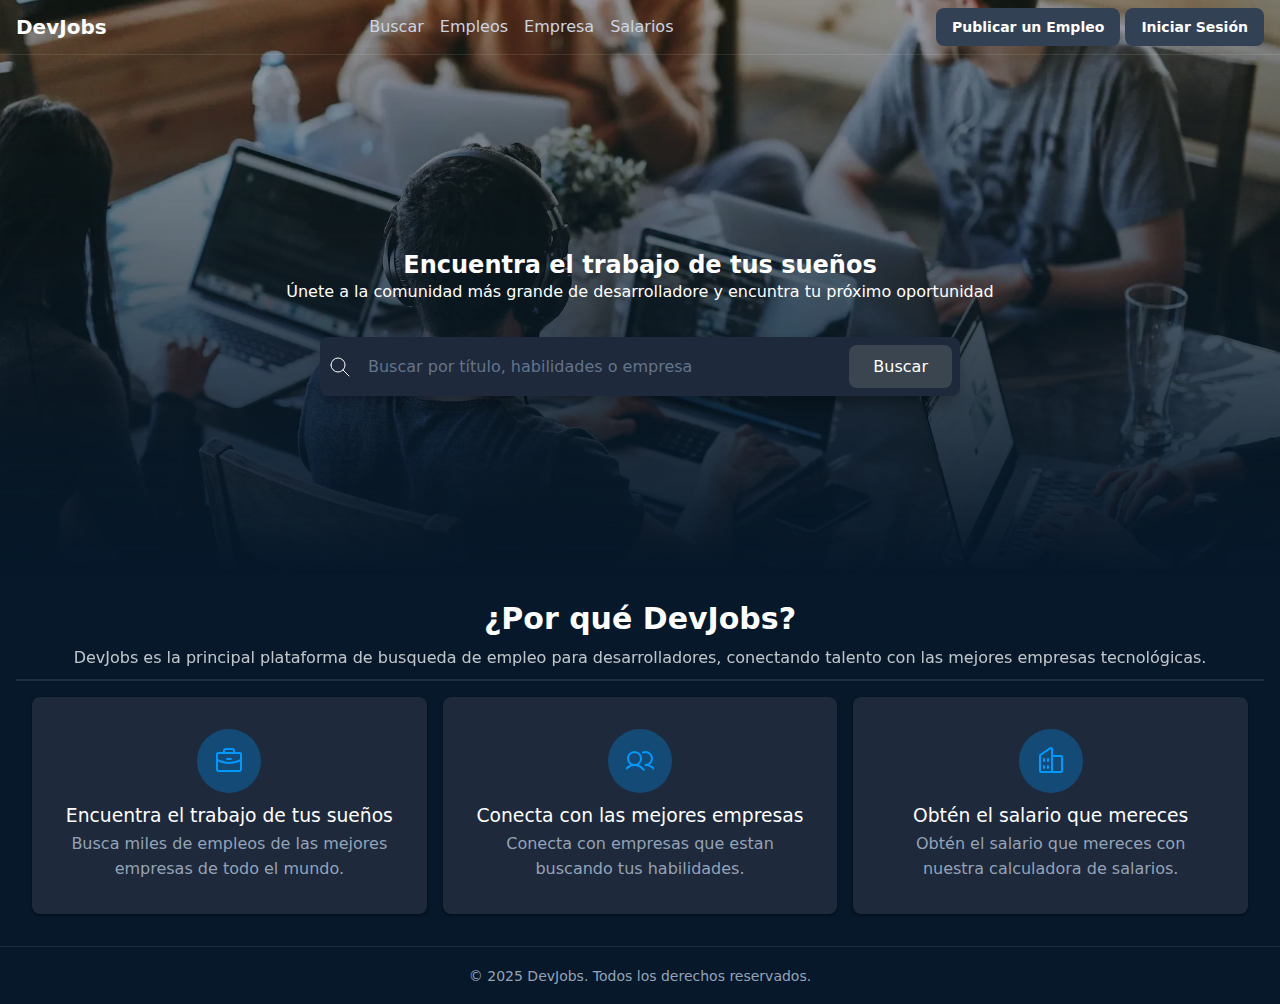
<file: index.html>
<!DOCTYPE html>
<html lang="es">

<head>
    <meta charset="UTF-8">
    <meta name="viewport" content="width=device-width, initial-scale=1.0">
    <title>DevJobs -Inicio</title>
    <meta name="description" content="Encuentra las mejores ofertas de trabajo para desarrolladores en DevJobs." />
    <link rel="stylesheet" href="styles.css" />
</head>

<body>
    <header>
        <h2>DevJobs</h2>
        <nav>
            <a href="">Buscar</a>
            <a href="">Empleos</a>
            <a href="">Empresa</a>
            <a href="">Salarios</a>
        </nav>
        <div class="actions">
            <a href="">Publicar un Empleo</a>
            <a href="">Iniciar Sesión</a>
    </header>
    <main>
        <section>
            <img src="/img/background.webp" width="200" />
            <h1>Encuentra el trabajo de tus sueños</h1>
            <p>
                Únete a la comunidad más grande de desarrolladore
                y encuntra tu próximo oportunidad
            </p>

            <form role="search">
                <div>
                    <svg xmlns="http://www.w3.org/2000/svg" width="24" height="24" viewBox="0 0 24 24" fill="none"
                        stroke="currentColor" stroke-width="1" stroke-linecap="round" stroke-linejoin="round"
                        class="icon icon-tabler icons-tabler-outline icon-tabler-search">
                        <path stroke="none" d="M0 0h24v24H0z" fill="none" />
                        <path d="M10 10m-7 0a7 7 0 1 0 14 0a7 7 0 1 0 -14 0" />
                        <path d="M21 21l-6 -6" />
                    </svg>
                    <input type="text" placeholder="Buscar por título, habilidades o empresa" />
                    <button type="submit" >Buscar</button>
                </div>
            </form>
        </section>
        <section>
            <header>
                <h2>¿Por qué DevJobs?</h2>
                <p>DevJobs es la principal plataforma de busqueda de empleo
                    para desarrolladores, conectando talento con las mejores empresas tecnológicas.
                </p>
            </header>
            <footer>
                <article>
                    <svg fill="currentColor" height="32" viewBox="0 0 256 256" width="32"
                        xmlns="http://www.w3.org/2000/svg" aria-hidden="true">
                        <path
                            d="M216,56H176V48a24,24,0,0,0-24-24H104A24,24,0,0,0,80,48v8H40A16,16,0,0,0,24,72V200a16,16,0,0,0,16,16H216a16,16,0,0,0,16-16V72A16,16,0,0,0,216,56ZM96,48a8,8,0,0,1,8-8h48a8,8,0,0,1,8,8v8H96ZM216,72v41.61A184,184,0,0,1,128,136a184.07,184.07,0,0,1-88-22.38V72Zm0,128H40V131.64A200.19,200.19,0,0,0,128,152a200.25,200.25,0,0,0,88-20.37V200ZM104,112a8,8,0,0,1,8-8h32a8,8,0,0,1,0,16H112A8,8,0,0,1,104,112Z">
                        </path>
                    </svg>
                    <h3>Encuentra el trabajo de tus sueños</h3>
                    <p>Busca miles de empleos de las mejores empresas de todo el mundo.</p>
                </article>
                <article>
                    <svg fill="currentColor" height="32" viewBox="0 0 256 256" width="32"
                        xmlns="http://www.w3.org/2000/svg" aria-hidden="true">
                        <path
                            d="M117.25,157.92a60,60,0,1,0-66.5,0A95.83,95.83,0,0,0,3.53,195.63a8,8,0,1,0,13.4,8.74,80,80,0,0,1,134.14,0,8,8,0,0,0,13.4-8.74A95.83,95.83,0,0,0,117.25,157.92ZM40,108a44,44,0,1,1,44,44A44.05,44.05,0,0,1,40,108Zm210.14,98.7a8,8,0,0,1-11.07-2.33A79.83,79.83,0,0,0,172,168a8,8,0,0,1,0-16,44,44,0,1,0-16.34-84.87,8,8,0,1,1-5.94-14.85,60,60,0,0,1,55.53,105.64,95.83,95.83,0,0,1,47.22,37.71A8,8,0,0,1,250.14,206.7Z">
                        </path>
                    </svg>
                    <h3>Conecta con las mejores empresas</h3>
                    <p>Conecta con empresas que estan buscando tus habilidades.</p>
                </article>
                <article>
                    <svg fill="currentColor" height="32" viewBox="0 0 256 256" width="32"
                        xmlns="http://www.w3.org/2000/svg" aria-hidden="true">
                        <path
                            d="M240,208H224V96a16,16,0,0,0-16-16H144V32a16,16,0,0,0-24.88-13.32L39.12,72A16,16,0,0,0,32,85.34V208H16a8,8,0,0,0,0,16H240a8,8,0,0,0,0-16ZM208,96V208H144V96ZM48,85.34,128,32V208H48ZM112,112v16a8,8,0,0,1-16,0V112a8,8,0,1,1,16,0Zm-32,0v16a8,8,0,0,1-16,0V112a8,8,0,1,1,16,0Zm0,56v16a8,8,0,0,1-16,0V168a8,8,0,0,1,16,0Zm32,0v16a8,8,0,0,1-16,0V168a8,8,0,0,1,16,0Z">
                        </path>
                    </svg>
                    <h3>Obtén el salario que mereces</h3>
                    <p>Obtén el salario que mereces con nuestra calculadora de salarios.</p>
                </article>
            </footer>
        </section>
    </main>

    <footer>
        <small>&copy; 2025 DevJobs. Todos los derechos reservados.</small>
    </footer>
</body>

</html>
</file>
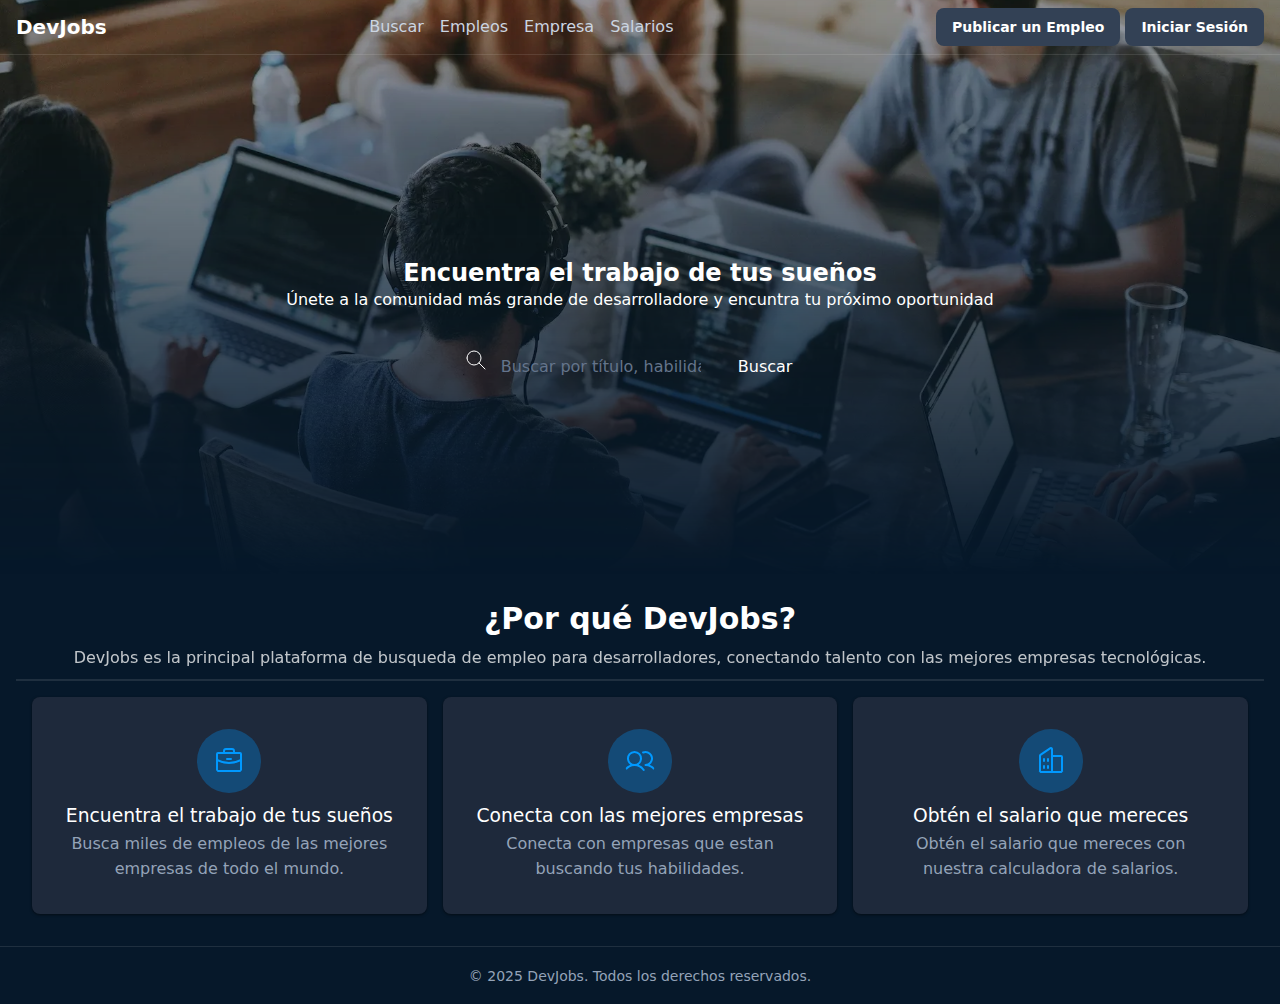
<file: html/index.html>
<!DOCTYPE html>
<html lang="es">

<head>
    <meta charset="UTF-8">
    <meta name="viewport" content="width=device-width, initial-scale=1.0">
    <title>DevJobs -Inicio</title>
    <meta name="description" content="Encuentra las mejores ofertas de trabajo para desarrolladores en DevJobs." />
    <link rel="stylesheet" href="styles.css" />
</head>

<body>
    <header>
        <h2>DevJobs</h2>
        <nav>
            <a href="">Buscar</a>
            <a href="">Empleos</a>
            <a href="">Empresa</a>
            <a href="">Salarios</a>
        </nav>
        <div class="actions">
            <a href="">Publicar un Empleo</a>
            <a href="">Iniciar Sesión</a>
    </header>
    <main>
        <section>
            <img src="background.webp" width="200" />
            <h1>Encuentra el trabajo de tus sueños</h1>
            <p>
                Únete a la comunidad más grande de desarrolladore
                y encuntra tu próximo oportunidad
            </p>

            <form role="search">
                <svg xmlns="http://www.w3.org/2000/svg" width="24" height="24" viewBox="0 0 24 24" fill="none"
                    stroke="currentColor" stroke-width="1" stroke-linecap="round" stroke-linejoin="round"
                    class="icon icon-tabler icons-tabler-outline icon-tabler-search">
                    <path stroke="none" d="M0 0h24v24H0z" fill="none" />
                    <path d="M10 10m-7 0a7 7 0 1 0 14 0a7 7 0 1 0 -14 0" />
                    <path d="M21 21l-6 -6" />
                </svg>
                <input type="text" placeholder="Buscar por título, habilidades o empresa" />
                <button type="submit">Buscar</button>
            </form>
        </section>
        <section>
            <header>
                <h2>¿Por qué DevJobs?</h2>
                <p>DevJobs es la principal plataforma de busqueda de empleo
                    para desarrolladores, conectando talento con las mejores empresas tecnológicas.
                </p>
            </header>
            <footer>
                <article>
                    <svg fill="currentColor" height="32" viewBox="0 0 256 256" width="32"
                        xmlns="http://www.w3.org/2000/svg" aria-hidden="true">
                        <path
                            d="M216,56H176V48a24,24,0,0,0-24-24H104A24,24,0,0,0,80,48v8H40A16,16,0,0,0,24,72V200a16,16,0,0,0,16,16H216a16,16,0,0,0,16-16V72A16,16,0,0,0,216,56ZM96,48a8,8,0,0,1,8-8h48a8,8,0,0,1,8,8v8H96ZM216,72v41.61A184,184,0,0,1,128,136a184.07,184.07,0,0,1-88-22.38V72Zm0,128H40V131.64A200.19,200.19,0,0,0,128,152a200.25,200.25,0,0,0,88-20.37V200ZM104,112a8,8,0,0,1,8-8h32a8,8,0,0,1,0,16H112A8,8,0,0,1,104,112Z">
                        </path>
                    </svg>
                    <h3>Encuentra el trabajo de tus sueños</h3>
                    <p>Busca miles de empleos de las mejores empresas de todo el mundo.</p>
                </article>
                <article>
                    <svg fill="currentColor" height="32" viewBox="0 0 256 256" width="32"
                        xmlns="http://www.w3.org/2000/svg" aria-hidden="true">
                        <path
                            d="M117.25,157.92a60,60,0,1,0-66.5,0A95.83,95.83,0,0,0,3.53,195.63a8,8,0,1,0,13.4,8.74,80,80,0,0,1,134.14,0,8,8,0,0,0,13.4-8.74A95.83,95.83,0,0,0,117.25,157.92ZM40,108a44,44,0,1,1,44,44A44.05,44.05,0,0,1,40,108Zm210.14,98.7a8,8,0,0,1-11.07-2.33A79.83,79.83,0,0,0,172,168a8,8,0,0,1,0-16,44,44,0,1,0-16.34-84.87,8,8,0,1,1-5.94-14.85,60,60,0,0,1,55.53,105.64,95.83,95.83,0,0,1,47.22,37.71A8,8,0,0,1,250.14,206.7Z">
                        </path>
                    </svg>
                    <h3>Conecta con las mejores empresas</h3>
                    <p>Conecta con empresas que estan buscando tus habilidades.</p>
                </article>
                <article>
                    <svg fill="currentColor" height="32" viewBox="0 0 256 256" width="32"
                        xmlns="http://www.w3.org/2000/svg" aria-hidden="true">
                        <path
                            d="M240,208H224V96a16,16,0,0,0-16-16H144V32a16,16,0,0,0-24.88-13.32L39.12,72A16,16,0,0,0,32,85.34V208H16a8,8,0,0,0,0,16H240a8,8,0,0,0,0-16ZM208,96V208H144V96ZM48,85.34,128,32V208H48ZM112,112v16a8,8,0,0,1-16,0V112a8,8,0,1,1,16,0Zm-32,0v16a8,8,0,0,1-16,0V112a8,8,0,1,1,16,0Zm0,56v16a8,8,0,0,1-16,0V168a8,8,0,0,1,16,0Zm32,0v16a8,8,0,0,1-16,0V168a8,8,0,0,1,16,0Z">
                        </path>
                    </svg>
                    <h3>Obtén el salario que mereces</h3>
                    <p>Obtén el salario que mereces con nuestra calculadora de salarios.</p>
                </article>
            </footer>
        </section>
    </main>

    <footer>
        <small>&copy; 2025 DevJobs. Todos los derechos reservados.</small>
    </footer>
</body>

</html>
</file>
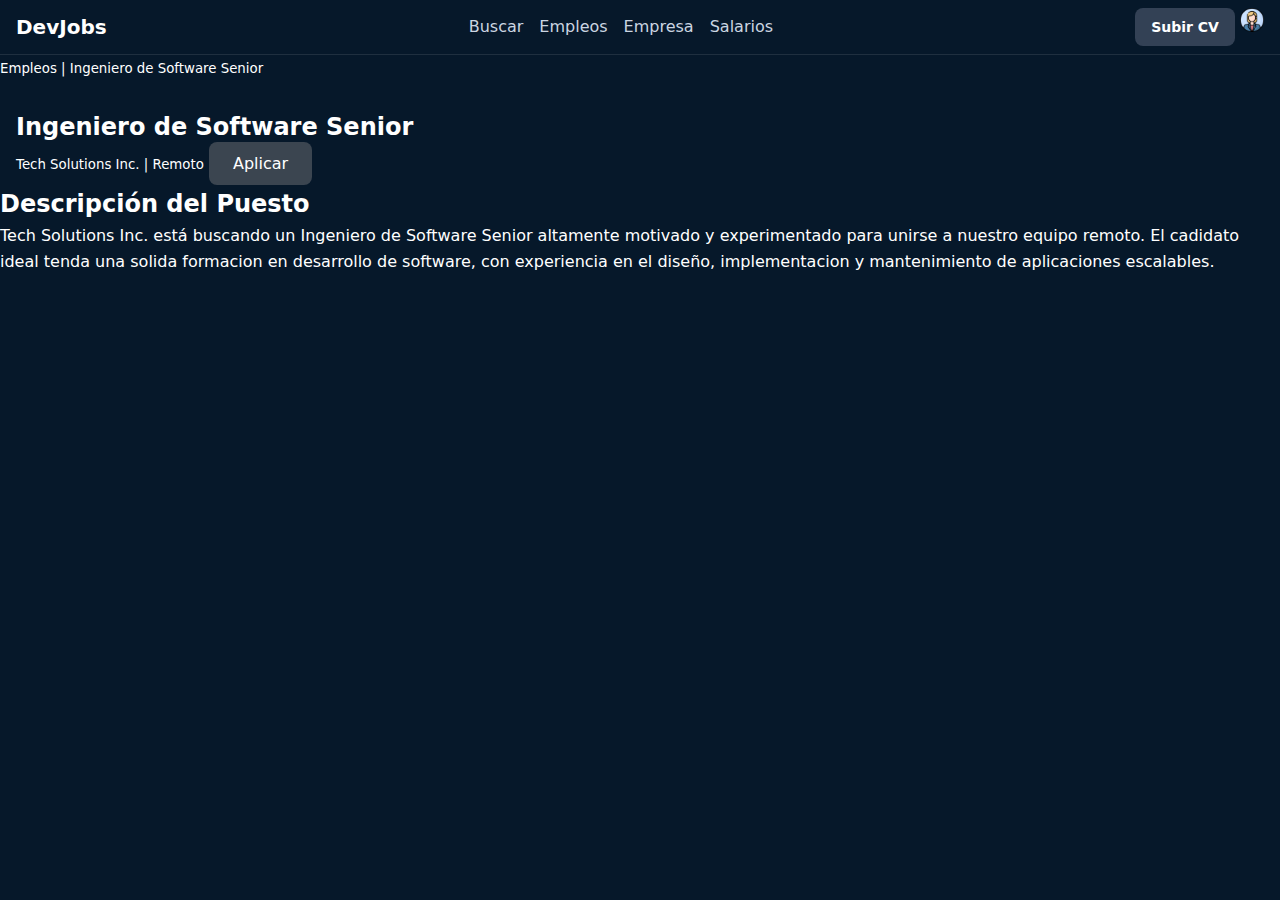
<file: empleoElegido.html>
<!DOCTYPE html>
<html lang="en">
<head>
    <meta charset="UTF-8">
    <meta name="viewport" content="width=device-width, initial-scale=1.0">
    <title>DevJobs</title>
    <link rel="stylesheet" href="styles.css" />
</head>
<body>
    <header>
        <h2>DevJobs</h2>
        <nav>
            <a href="index.html">Buscar</a>
            <a href="empleos.html">Empleos</a>
            <a href="empresa.html">Empresa</a>
            <a href="salarios.html">Salarios</a>
        </nav>
        <div class="actions">
            <a href="publicar.html">Subir CV</a>
            <img src="/img/perfil.png" alt="User Icon" width="24" height="24" />
        </div>
    </header>
    <main>
        <small>Empleos | Ingeniero de Software Senior</small>
        <section>
            <h1>Ingeniero de Software Senior</h1>
            <small>Tech Solutions Inc. | Remoto</small>
            <button>Aplicar</button>
        </section>
        <section>
            <h2>Descripción del Puesto</h2>
            <p>
                Tech Solutions Inc. está buscando un Ingeniero de Software Senior 
                altamente motivado y experimentado para unirse a nuestro equipo remoto. El
                cadidato ideal tenda una solida formacion en desarrollo de software,
                con experiencia en el diseño, implementacion y mantenimiento de aplicaciones escalables.
            </p>
    </main>
</body>
</html>
</file>
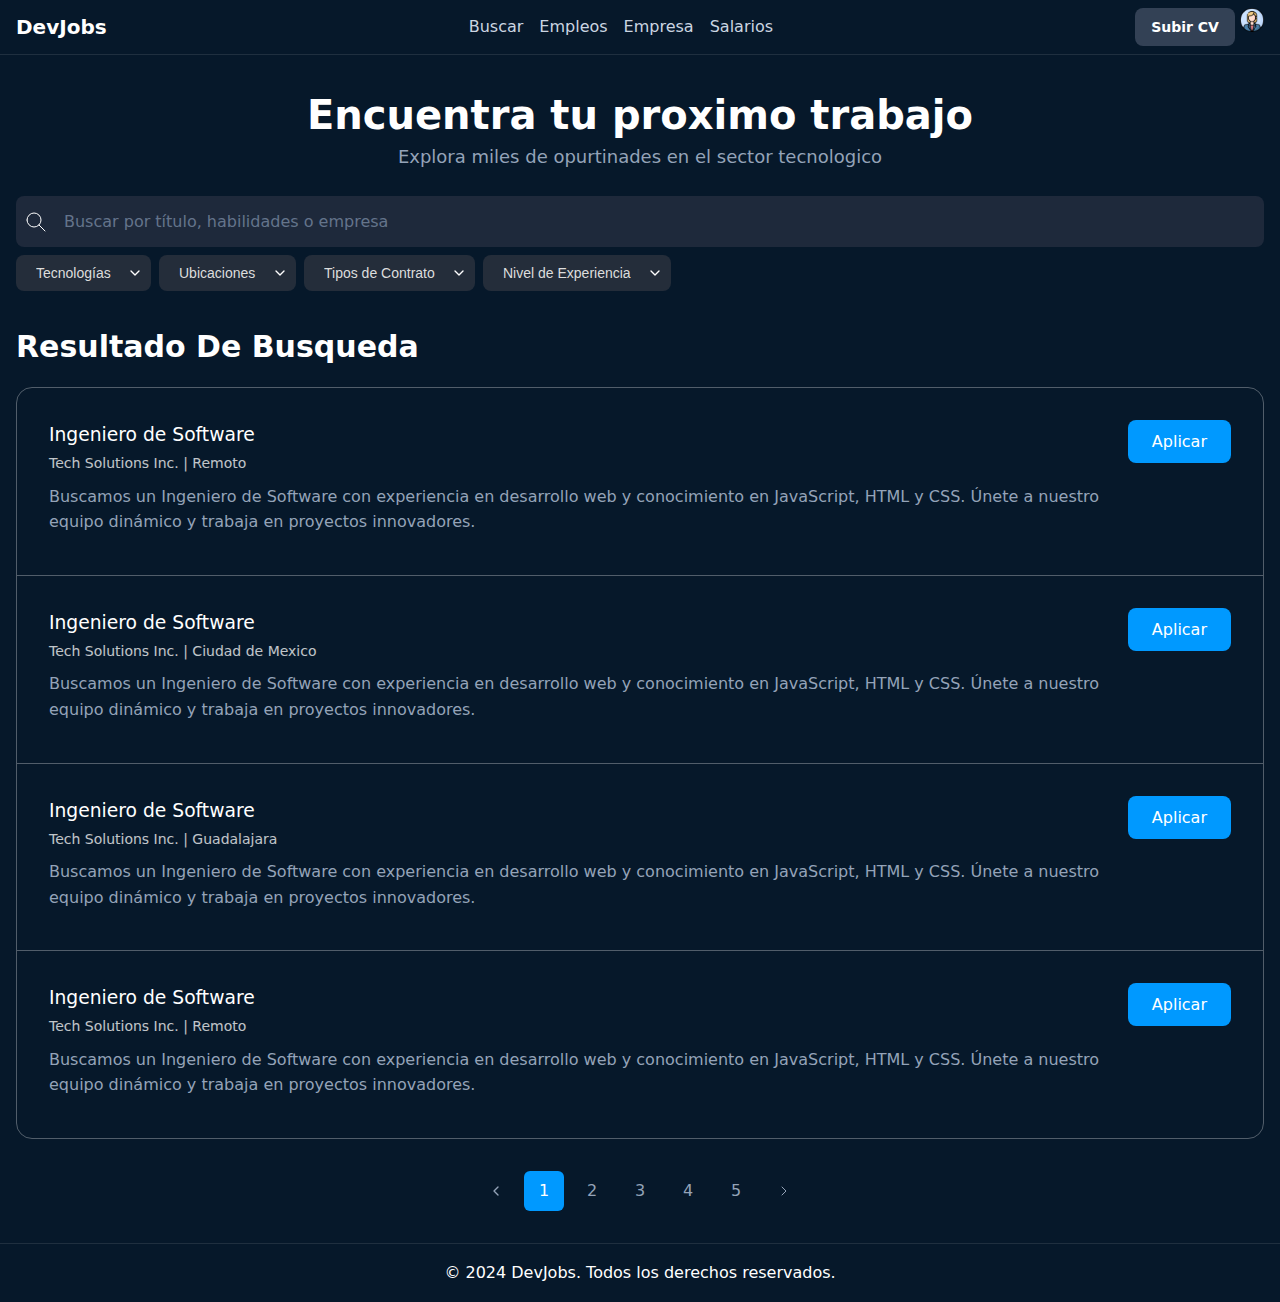
<file: empleos.html>
<!DOCTYPE html>
<html lang="en">

<head>
    <meta charset="UTF-8">
    <meta name="viewport" content="width=device-width, initial-scale=1.0">
    <link rel="stylesheet" href="styles.css" />
    <script type="module" src="script.js" defer></script><!-- type module espera a que el navegador cargue por completo la pagina y luego ejecuta el script -->
    <title>Empleos</title>
</head>

<body>
    <header>
        <h2>DevJobs</h2>
        <nav>
            <a href="index.html">Buscar</a>
            <a href="empleos.html">Empleos</a>
            <a href="empresa.html">Empresa</a>
            <a href="salarios.html">Salarios</a>
        </nav>
        <div class="actions">
            <a href="publicar.html">Subir CV</a>
            <img src="/img/perfil.png" alt="User Icon" width="24" height="24" />
        </div>
    </header>
    <main>
        <section class="jobs-search">
            <h1>Encuentra tu proximo trabajo</h1>
            <p>Explora miles de opurtinades en el sector tecnologico</p>

            <form role="search">
                <div class="search-bar">
                    <svg xmlns="http://www.w3.org/2000/svg" width="24" height="24" viewBox="0 0 24 24" fill="none"
                        stroke="currentColor" stroke-width="1" stroke-linecap="round" stroke-linejoin="round"
                        class="icon icon-tabler icons-tabler-outline icon-tabler-search">
                        <path stroke="none" d="M0 0h24v24H0z" fill="none" />
                        <path d="M10 10m-7 0a7 7 0 1 0 14 0a7 7 0 1 0 -14 0" />
                        <path d="M21 21l-6 -6" />
                    </svg>
                    <input type="text" placeholder="Buscar por título, habilidades o empresa" />
                </div>
                <div class="search-filters">
                    <select name="technology" id="technology">
                        <option value="">Tecnologías</option>
                        <option value="javascript">JavaScript</option>
                        <option value="python">Python</option>
                        <option value="java">Java</option>
                        <option value="csharp">C#</option>
                        <option value="ruby">Ruby</option>
                    </select>

                    <select name="location" id="location">
                        <option value="">Ubicaciones</option>
                        <option value="remoto">Remoto</option>
                        <option value="onsite">On-site</option>
                        <option value="hibrido">Híbrido</option>
                    </select>

                    <select name="type-of-contract" id="type-of-contract">
                        <option value="">Tipos de Contrato</option>
                        <option value="fulltime">Tiempo Completo</option>
                        <option value="parttime">Medio Tiempo</option>
                        <option value="freelance">Freelance</option>
                        <option value="internship">Pasantía</option>
                    </select>

                    <select name="experience-level" id="experience-level">
                        <option value="">Nivel de Experiencia</option>
                        <option value="junior">Junior</option>
                        <option value="mid">Mid-level</option>
                        <option value="senior">Senior</option>
                        <option value="lead">Lead</option>
                    </select>
                </div>
            </form>
        </section>
        <section>
            <h2>Resultado De Busqueda</h2>
            <div class="jobs-listings">
                <article class="job-listings-card">
                    <div>
                        <h3>Ingeniero de Software</h4>
                            <small>Tech Solutions Inc. | Remoto</small>
                            <p>Buscamos un Ingeniero de Software con experiencia en desarrollo web y conocimiento en
                                JavaScript,
                                HTML y CSS. Únete a nuestro equipo dinámico y trabaja en proyectos innovadores.</p>
                            </p>
                    </div>
                    <button class="button-apply-job" id="boton-importante">Aplicar</button>
                </article>
                <article class="job-listings-card">
                    <div>
                        <h3>Ingeniero de Software</h3>
                        <small>Tech Solutions Inc. | Ciudad de Mexico</small>
                        <p>Buscamos un Ingeniero de Software con experiencia en desarrollo web y conocimiento en
                            JavaScript,
                            HTML y CSS. Únete a nuestro equipo dinámico y trabaja en proyectos innovadores.</p>
                        </p>
                    </div>
                    <button class="button-apply-job">Aplicar</button>
                </article>
                <article class="job-listings-card">
                    <div>
                        <h3>Ingeniero de Software</h3>
                        <small>Tech Solutions Inc. | Guadalajara</small>
                        <p>Buscamos un Ingeniero de Software con experiencia en desarrollo web y conocimiento en
                            JavaScript,
                            HTML y CSS. Únete a nuestro equipo dinámico y trabaja en proyectos innovadores.</p>
                        </p>
                    </div>
                    <button class="button-apply-job">Aplicar</button>
                </article>
                <article class="job-listings-card">
                    <div>
                        <h3>Ingeniero de Software</h3>
                        <small>Tech Solutions Inc. | Remoto</small>
                        <p>Buscamos un Ingeniero de Software con experiencia en desarrollo web y conocimiento en
                            JavaScript,
                            HTML y CSS. Únete a nuestro equipo dinámico y trabaja en proyectos innovadores.</p>
                        </p>
                    </div>
                    <button class="button-apply-job">Aplicar</button>
                </article>
            </div>
            <nav class="pagination">
                <a href="#"><svg width="16" height="16" viewBox="0 0 24 24" fill="none" stroke="currentColor"
                        stroke-width="2" stroke-linecap="round" stroke-linejoin="round">
                        <path stroke="none" d="M0 0h24v24H0z" fill="none" />
                        <path d="M15 6l-6 6l6 6" />
                    </svg></a>
                <a class="is-active" href="#">1</a>
                <a href="#">2</a>
                <a href="#">3</a>
                <a href="#">4</a>
                <a href="#">5</a>
                <a href="#"><svg width="16" height="16" viewBox="0 0 24 24" fill="none" stroke="currentColor"
                        stroke-width="1.5" stroke-linecap="round" stroke-linejoin="round"
                        class="icon icon-tabler icons-tabler-outline icon-tabler-chevron-right">
                        <path stroke="none" d="M0 0h24v24H0z" fill="none" />
                        <path d="M9 6l6 6l-6 6" />
                    </svg></a>
            </nav>
        </section>
    </main>
    <footer>
        <p>&copy; 2024 DevJobs. Todos los derechos reservados.</p>
    </footer>
</body>

</html>
</file>
<file: styles.css>
* {
  margin: 0;
  padding: 0;
  box-sizing: border-box;
}

:root {
  --primary: #3b4550;
  --primary-dark: #0a3d66;
  --primary-hover: #0d5ba8;
  --primary-light: #09f;
  --backgroud: #06182a;
  --text-primary: #ffffff;
  --text-secondary: #cbd5e1;
  --text-muted: #94a3b8;
  --border: rgba(255, 255, 255, 0.1);
  --card-bg: #1e293b;
  --shadow: rgba(0, 0, 0, 0.3);
  --input-bg: #1e293b;
  --hsla-example: hsla(210, 100%, 56%, 1);
}

@font-face {
  font-family: 'Inter Variable';
  font-style: normal;
  font-display: swap;
  font-weight: 100 900;
  src: url(https://cdn.jsdelivr.net/fontsource/fonts/inter:vf@latest/latin-wght-normal.woff2) format('woff2-variations');
  unicode-range: U+0000-00FF, U+0131, U+0152-0153, U+02BB-02BC, U+02C6, U+02DA, U+02DC, U+0304, U+0308, U+0329, U+2000-206F, U+20AC, U+2122, U+2191, U+2193, U+2212, U+2215, U+FEFF, U+FFFD;
}

body {
  font-family: system-ui;
  background-color: var(--backgroud);
  color: var(--text-primary);
  min-height: 100vh;
  display: flex;
  flex-direction: column;
  line-height: 1.6;
}


select {
  padding: 0.625rem 1.25rem;
  background-color: #242d3a;
  border: 0;
  border-radius: 0.5rem;
  font-size: 0.875rem;
  color: #ddd;
  cursor: pointer;
  transition: all 0.2s;
  appearance: none;
  background-image: url("data:image/svg+xml,%3Csvg xmlns='http://www.w3.org/2000/svg' width='16' height='16' viewBox='0 0 24 24' fill='none' stroke='white' stroke-width='2' stroke-linecap='round' stroke-linejoin='round'%3E%3Cpolyline points='6 9 12 15 18 9'/%3E%3C/svg%3E");
  background-repeat: no-repeat;
  background-position: right 0.5rem center;
  padding-right: 2.5rem;

  &:hover {
    background-color: var(--primary-hover);
    color: white;
  }

  &:focus {
    outline: 2px solid #1173d4;
    outline-offset: 2px;
  }
}

/* Títulos principales */
h1 {
  font-size: 1.5rem;
  line-height: 1.2;
  text-wrap: balance;
  display: flex;
  align-items: center;
  gap: 0.5rem;


  svg {
    width: 2rem;
    height: 2rem;
    color: var(--primary-light);
  }
}

h1+p {
  text-wrap: balance;
  margin-bottom: 2rem
}

/* Header */
header {
  border-bottom: 1px solid var(--border);
  background: var(--background);
  padding: .5rem 1rem;
  display: flex;
  align-items: center;
  justify-content: space-between;
  gap: 2rem;

  h2 {
    font-size: 1.25rem;
    font-weight: 700;
    color: var(--text-primary);
  }
}

/* Navegación del header a otras páginas */
nav {
  align-items: center;
  gap: 1rem;
  display: flex;

  a {
    text-decoration: none;
    color: var(--text-secondary);
    transition: color 0.2s;
    font-weight: 500;

    &:hover,
    &:focus {
      color: var(--primary);
      outline: none;
    }
  }
}

/* Botones del Header */
header div a {
  padding: 0.5rem 1rem;
  border-radius: 0.5rem;
  background-color: #334155;
  color: var(--text-primary);
  display: inline-block;
  font-size: 0.875rem;
  font-weight: 700;
  text-decoration: none;
  /* TODO */
}

/* Hero */
main>section:nth-child(1) {
  height: 500px;
  text-align: center;
  display: flex;
  flex-direction: column;
  justify-content: center;
  align-items: center;

  h1 {
    padding-top: 36px;
  }

  &>img {
    position: absolute;
    width: 100%;
    height: 100%;
    object-fit: cover;
    z-index: -1;
    left: 0;
    right: 0;
    mask-image: linear-gradient(to bottom, rgba(16, 25, 34, 1) 5%, rgba(16, 25, 34, 0) 80%);
  }
}

/* Formulario de Búsqueda */
form {
  max-width: 42rem;
  width: 100%;
  margin: 0 auto;
  padding-inline: 1rem;
}

form>div {
  display: flex;
  align-items: center;
  background-color: var(--input-bg);
  border-radius: 0.5rem;
  box-shadow: 0 10px 15px -3px var(--shadow);
  padding: 0.5rem;
  gap: 0.5rem;
}

form span {
  padding-left: 0.75rem;
  color: var(--text-muted);
  display: flex;
  align-items: center;
  flex-shrink: 0;
}

form input[type="text"] {
  flex: 1;
  background: transparent;
  border: none;
  outline: none;
  color: var(--text-primary);
  padding: 0.75rem 0.5rem;
  font-size: 1rem;
  font-family: inherit;
}

form input[type="text"]::placeholder {
  color: #64748b;
}

button {
  padding: 0.75rem 1.5rem;
  border-radius: 0.5rem;
  background-color: var(--primary);
  color: white;
  font-weight: 400;
  border: none;
  cursor: pointer;
  transition: all 0.2s;
  font-family: inherit;
  font-size: 1rem;
  white-space: nowrap;

  &:hover,
  /* pseudo-clase que significa que el ratón está encima */
  &:focus {
    /* pseudo-clase que significa que el elemento tiene el foco */
    background-color: var(--primary-hover);
    outline: 2px solid white;
    outline-offset: 2px;
  }

  &:active {
    transform: scale(0.90)
  }

  &:disabled {
    opacity: .5;
    pointer-events: none;
  }
}

/* Features Section */
main>section:nth-child(2) {
  padding-inline: 1rem;
  background-color: var(--background);
  padding-top: 2rem;

  &>header {
    gap: 2px;
    flex-direction: column;

    h2 {
      margin-bottom: 0;
    }

    p {
      opacity: .75;
    }
  }

  &>div {
    max-width: 1280px;
    margin: 0 auto;
  }
}

main>section:nth-child(2) h2 {
  font-size: 1.875rem;
  font-weight: 700;
  color: var(--text-primary);
  margin-bottom: 1rem;
}

main>section:nth-child(2)>div>div:first-child>p {
  font-size: 1.125rem;
  color: var(--text-muted);
  max-width: 42rem;
  margin: 0 auto;
}

/* Grid de Features */
main>section:nth-child(2) footer {
  display: grid;
  grid-template-columns: repeat(auto-fit, minmax(280px, 1fr));
  gap: 16px;

}

/* @media (min-width: 640px) {
  main > section:nth-child(2) footer {
    grid-template-columns: 1fr 1fr 1fr;
  }
} */
/* Feature Cards */
/* article {
  background-color: var(--card-bg);
  padding: 2rem;
  margin-bottom: 16px;
  border-radius: 0.5rem;                   
  box-shadow: 0px 1px 3px 0 var(--shadow); 

  svg {
    color: var(--primary-light);          
    background: rgba(0, 153, 255, 0.3);  
    border-radius: 9999px;               
    width: 64px;                         
    height: 64px;                        
    padding: 16px;                       
  }

  h3 {
    font-weight: 500;
  }

  p {
    color: var(--text-muted);
  }
} */

/* Footer */
footer {
  background-color: var(--background);
  border-top: 1px solid var(--border);
  text-align: center;
  padding: 16px;

  small {
    color: var(--text-muted);
    font-size: 0.875rem;
  }
}

article {
  background-color: var(--card-bg);
  padding: 2rem;
  margin-bottom: 16px;
  border-radius: 0.5rem;
  box-shadow: 0px 1px 3px 0 rgb(0, 0, 0, 0.5);

  svg {
    color: var(--primary-light);
    background: rgba(0, 153, 255, 0.3);
    border-radius: 9999px;
    width: 64px;
    height: 64px;
    padding: 16px;
  }

  p {
    color: var(--text-muted);
  }

  h3 {
    font-weight: 500;
  }

}

/* Job shearch */
.jobs-search {

  margin: 0;
  padding: 0;
  height: auto !important;

  h1 {
    font-size: 2.5rem;
    margin-bottom: 0.25rem;
  }

  p {
    font-size: 1.125rem;
    color: var(--text-muted);
    margin-bottom: 1.5rem;
  }

  .search-bar {
    background: var(--input-bg);
    padding: 0.25rem 0.5rem;
  }

  .search-filters {
    display: flex;
    flex-wrap: wrap;
    margin-top: 0.5rem;
  }

  form {
    width: 100%;
    max-width: 1280px;
  }

  form div {
    background: none;
    box-shadow: none;
    padding: 0;
  }
}


.jobs-listings {
  border: 1px solid rgba(255, 255, 255, 0.3);
  border-radius: 1rem;

  article {
    background: none;
    box-shadow: none;
    border-radius: 0;
    border-bottom: 1px solid rgba(255, 255, 255, 0.3);
    margin: 0;

    display: flex;
    align-items: start;
    gap: 1rem;

    small {
      font-size: 0.875rem;
      opacity: 0.75;
    }

    p {
      margin-top: 0.5rem;
    }

    &:last-child {
      border-bottom: none;
    }
  }
}

.pagination {
  display: flex;
  justify-content: center;
  gap: 0.5rem;
  margin-block: 2rem;

  a {
    display: flex;
    align-items: center;
    justify-content: center;
    width: 2.5rem;
    height: 2.5rem;
    text-decoration: none;
    color: var(--text-muted);
    border-radius: 0.375rem;
    transition: all 3s;

    &:hover{
      background-color: #fff;
    }

    &.is-active {
      background-color: var(--primary-light);
      color: white;
      pointer-events: none;
    }
  }
}

.button-apply-job{
  background-color: #09f;

  &.is-applied {
    background-color: #0a6630;
    color: rgb(1, 17, 12);
    pointer-events: none;
  } 
}
</file>
<file: html/styles.css>
*{
    margin: 0;
    padding: 0;
    box-sizing: border-box;
}

:root{
    --primary-color: #1173d4;
    --primary-color-dark: #0a3d66;
    --primarity-hover: #0d5ba8;
    --primary-light: #09f;
    --backgroud:#06182a;
    --text-primary: #ffffff;
    --text-secondary: #cbd5e1;
    --text-muted: #94a3b8;
    --border: rgba(255, 255, 255, 0.1);
    --card-bg: #1e293b;
    --shadow: rgba(0, 0, 0, 0.3);
    --input-bg: #1e293b;
    --hsla-example: hsla(210, 100%, 56%, 1);
}


@font-face {
  font-family: 'Inter Variable';
  font-style: normal;
  font-display: swap;
  font-weight: 100 900;
  src: url(https://cdn.jsdelivr.net/fontsource/fonts/inter:vf@latest/latin-wght-normal.woff2) format('woff2-variations');
  unicode-range: U+0000-00FF,U+0131,U+0152-0153,U+02BB-02BC,U+02C6,U+02DA,U+02DC,U+0304,U+0308,U+0329,U+2000-206F,U+20AC,U+2122,U+2191,U+2193,U+2212,U+2215,U+FEFF,U+FFFD;
}

body{
    font-family:system-ui;
    background-color: var(--backgroud);
    color:var(--text-primary);
    min-height: 100vh;
    display: flex;
    flex-direction: column;
    line-height: 1.6;
}

/* Títulos principales */
h1 {
  font-size: 1.5rem;
  line-height: 1.2;
  text-wrap: balance;
  display: flex;
  align-items: center;
  gap: 0.5rem;

  svg {
    width: 2rem;
    height: 2rem;
    color: var(--primary-light);
  }
}

h1 + p {
  text-wrap: balance;
  margin-bottom: 2rem
}

/* Header */
header {
  border-bottom: 1px solid var(--border);
  background: var(--background);
  padding: .5rem 1rem;
  display: flex;
  align-items: center;
  justify-content: space-between;
  gap: 2rem;

  h2 {
    font-size: 1.25rem;
    font-weight: 700;
    color: var(--text-primary);
  }
}

/* Navegación del header a otras páginas */
nav {
  align-items: center;
  gap: 1rem;
  display: flex;

  a {
    text-decoration: none;
    color: var(--text-secondary);
    transition: color 0.2s;
    font-weight: 500;

    &:hover, &:focus {
      color: var(--primary);
      outline: none;
    }
  }
}

/* Botones del Header */
header div a {
  padding: 0.5rem 1rem;
  border-radius: 0.5rem;
  background-color: #334155;
  color: var(--text-primary);
  display: inline-block;
  font-size: 0.875rem;
  font-weight: 700;
  text-decoration: none;
  /* TODO */
}

/* Hero */
main > section:nth-child(1) {
  height: 500px;
  text-align: center;
  display: flex;
  flex-direction: column;
  justify-content: center;
  align-items: center;

  h1 {
    padding-top: 36px;
  }

  & > img {
    position: absolute;
    width: 100%;
    height: 100%;
    object-fit: cover;
    z-index: -1;
    left: 0;
    right: 0;
    mask-image: linear-gradient(to bottom, rgba(16, 25, 34, 1) 5%, rgba(16, 25, 34, 0) 80%);
  }
}

/* Formulario de Búsqueda */
form {
  max-width: 42rem;
  width: 100%;
  margin: 0 auto;
  padding-inline: 1rem;
}

form > div {
  display: flex;
  align-items: center;
  background-color: var(--input-bg);
  border-radius: 0.5rem;
  box-shadow: 0 10px 15px -3px var(--shadow);
  padding: 0.5rem;
  gap: 0.5rem;
}

form span {
  padding-left: 0.75rem;
  color: var(--text-muted);
  display: flex;
  align-items: center;
  flex-shrink: 0;
}

form input[type="text"] {
  flex: 1;
  background: transparent;
  border: none;
  outline: none;
  color: var(--text-primary);
  padding: 0.75rem 0.5rem;
  font-size: 1rem;
  font-family: inherit;
}

form input[type="text"]::placeholder {
  color: #64748b;
}

button {
  padding: 0.75rem 1.5rem;
  border-radius: 0.5rem;
  background-color: var(--primary);
  color: white;
  font-weight: 400;
  border: none;
  cursor: pointer;
  transition: all 0.2s;
  font-family: inherit;
  font-size: 1rem;
  white-space: nowrap;

  &:hover, /* pseudo-clase que significa que el ratón está encima */
  &:focus { /* pseudo-clase que significa que el elemento tiene el foco */
    background-color: var(--primary-hover);
    outline: 2px solid white;
    outline-offset: 2px;
  }

  &:active { 
    transform: scale(0.90)
  }

  &:disabled {
    opacity: .5;
    pointer-events: none;
  }
}

/* Features Section */
main > section:nth-child(2) {
  padding-inline: 1rem;
  background-color: var(--background);
  padding-top: 2rem;

  & > header {
    gap: 2px;
    flex-direction: column;

    h2 {
      margin-bottom: 0;
    }

    p {
      opacity: .75;
    }
  }

  & > div {
    max-width: 1280px;
    margin: 0 auto;
  }
}

main > section:nth-child(2) h2 {
  font-size: 1.875rem;
  font-weight: 700;
  color: var(--text-primary);
  margin-bottom: 1rem;
}

main > section:nth-child(2) > div > div:first-child > p {
  font-size: 1.125rem;
  color: var(--text-muted);
  max-width: 42rem;
  margin: 0 auto;
}

/* Grid de Features */
main > section:nth-child(2) footer {
  display: grid;
  grid-template-columns:repeat(auto-fit, minmax(280px, 1fr));
  gap: 16px;

}
/* @media (min-width: 640px) {
  main > section:nth-child(2) footer {
    grid-template-columns: 1fr 1fr 1fr;
  }
} */
/* Feature Cards */
/* article {
  background-color: var(--card-bg);
  padding: 2rem;
  margin-bottom: 16px;
  border-radius: 0.5rem;                   
  box-shadow: 0px 1px 3px 0 var(--shadow); 

  svg {
    color: var(--primary-light);          
    background: rgba(0, 153, 255, 0.3);  
    border-radius: 9999px;               
    width: 64px;                         
    height: 64px;                        
    padding: 16px;                       
  }

  h3 {
    font-weight: 500;
  }

  p {
    color: var(--text-muted);
  }
} */

/* Footer */
footer {
  background-color: var(--background);
  border-top: 1px solid var(--border);
  text-align: center;
  padding: 16px;

  small {
    color: var(--text-muted);
    font-size: 0.875rem;
  }
}

article{
    background-color: var(--card-bg);
    padding: 2rem;
    margin-bottom: 16px;
    border-radius: 0.5rem;
    box-shadow: 0px 1px 3px 0 rgb(0, 0, 0, 0.5);

    svg{
        color: var(--primary-light);
        background: rgba(0, 153, 255, 0.3);
        border-radius: 9999px;
        width: 64px;
        height: 64px;
        padding: 16px;
    }

    p{
        color: var(--text-muted);
    }
    h3{
        font-weight: 500;
    }

}
</file>
